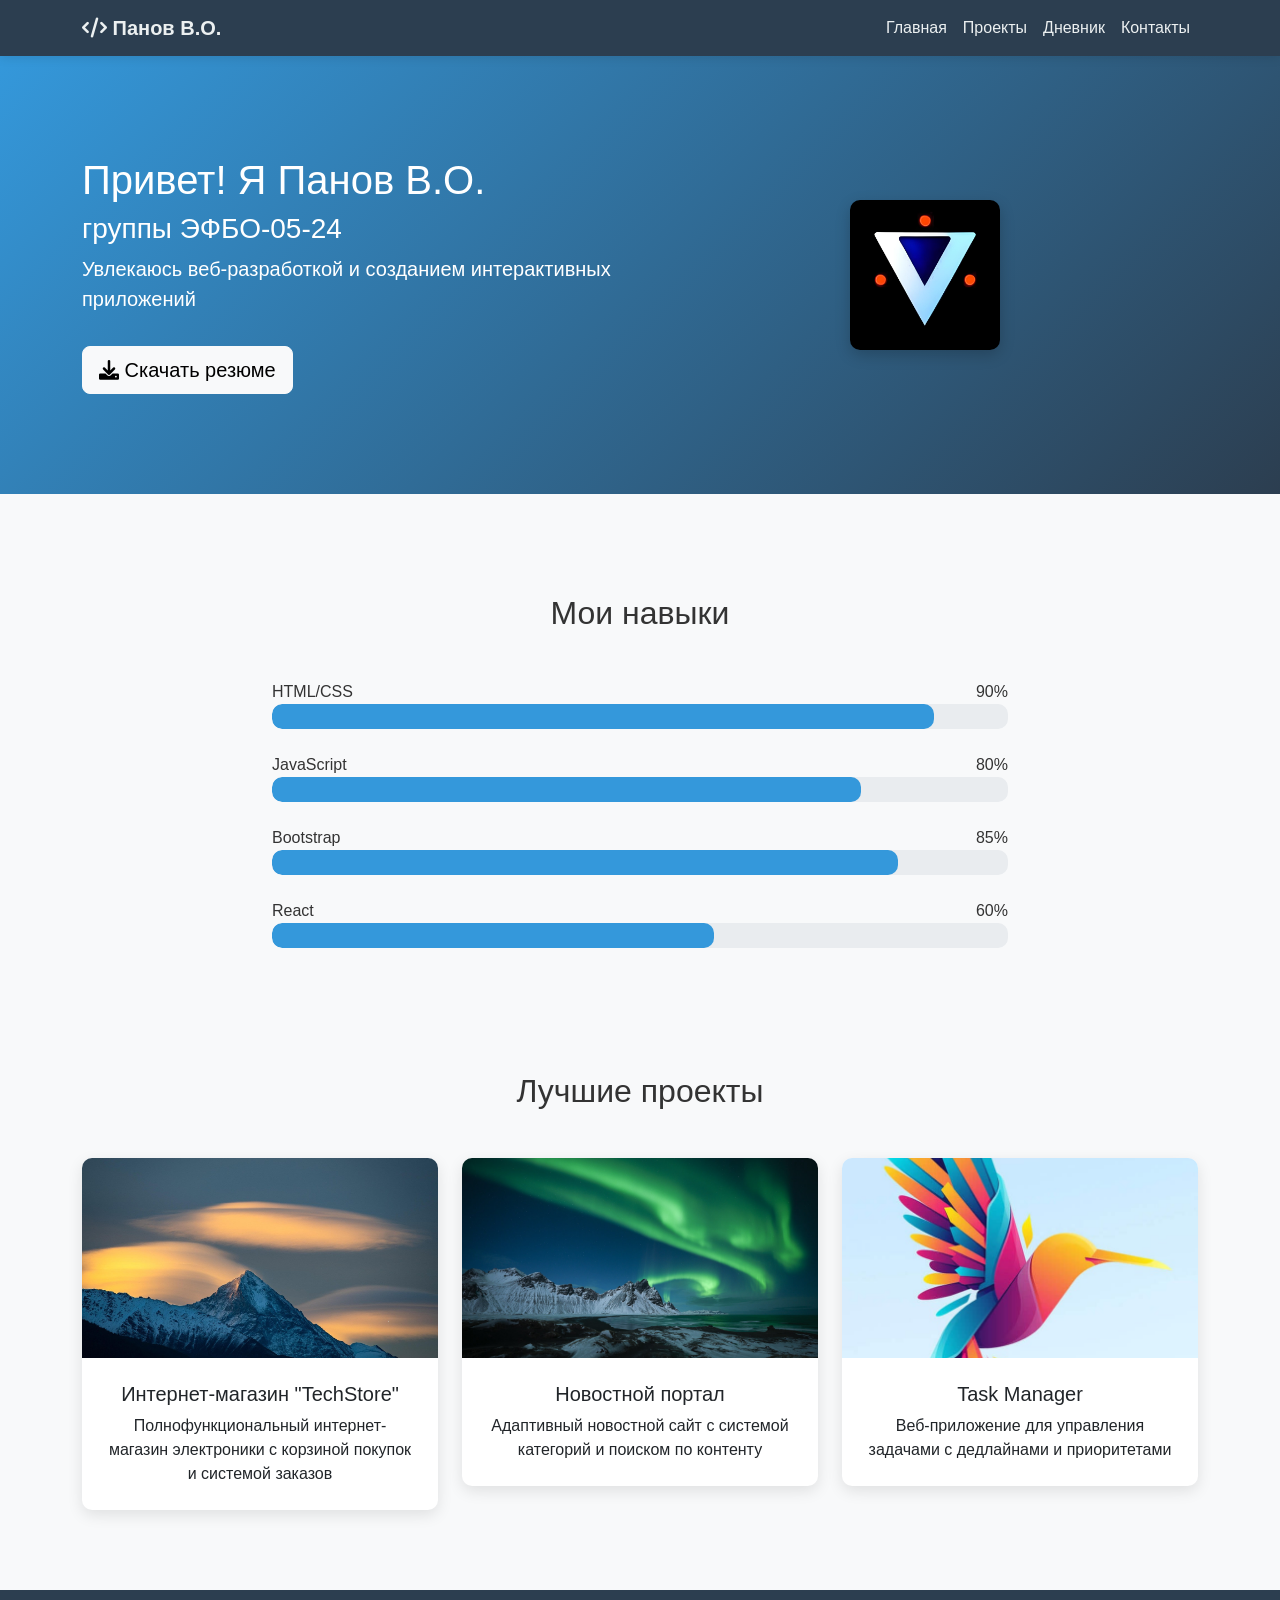
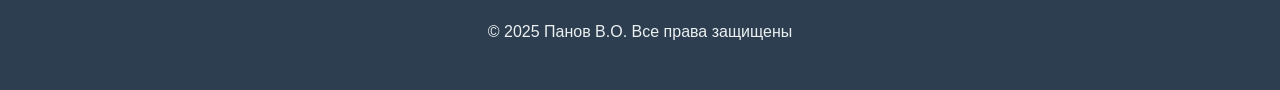
<file: index.html>
<!DOCTYPE html>
<html lang="ru">
<head>
    <meta charset="UTF-8">
    <meta name="viewport" content="width=device-width, initial-scale=1.0">
    <title>Портфолио студента</title>
    <link href="https://cdn.jsdelivr.net/npm/bootstrap@5.3.0-alpha1/dist/css/bootstrap.min.css" rel="stylesheet">
    <link rel="stylesheet" href="https://cdnjs.cloudflare.com/ajax/libs/font-awesome/6.0.0/css/all.min.css">
    <link rel="stylesheet" href="styles/styles.css">
</head>
<body>
    <!-- Навигация -->
    <nav class="navbar navbar-expand-lg navbar-dark sticky-top">
        <div class="container">
            <a class="navbar-brand" href="index.html">
                <i class="fas fa-code"></i> Панов В.О.
            </a>
            <button class="navbar-toggler" type="button" data-bs-toggle="collapse" data-bs-target="#navbarNav">
                <span class="navbar-toggler-icon"></span>
            </button>
            <div class="collapse navbar-collapse" id="navbarNav">
                <ul class="navbar-nav ms-auto">
                    <li class="nav-item">
                        <a class="nav-link active" href="index.html">Главная</a>
                    </li>
                    <li class="nav-item">
                        <a class="nav-link" href="pages/projects.html">Проекты</a>
                    </li>
                    <li class="nav-item">
                        <a class="nav-link" href="pages/diary.html">Дневник</a>
                    </li>
                    <li class="nav-item">
                        <a class="nav-link" href="pages/contacts.html">Контакты</a>
                    </li>
                </ul>
            </div>
        </div>
    </nav>

    <!-- Главная страница -->
    <div id="home-page" class="main-content">
        <!-- Герой секция -->
        <section class="hero-section">
            <div class="container">
                <div class="row align-items-center">
                    <div class="col-lg-6">
                        <h1>Привет! Я Панов В.О.</h1>
                        <h3>группы ЭФБО-05-24</h3>
                        <p class="lead">Увлекаюсь веб-разработкой и созданием интерактивных приложений</p>
                        <a href="assets/resume.pdf" class="btn btn-light btn-lg mt-3" download>
                            <i class="fas fa-download"></i> Скачать резюме
                        </a>
                    </div>
                    <div class="col-lg-6 text-center">
                        <img src="assets/image.png" alt="Фото студента" class="student-photo img-fluid" width="150px">
                    </div>
                </div>
            </div>
        </section>

        <!-- Навыки -->
        <section class="skills-section">
            <div class="container">
                <h2 class="text-center mb-5">Мои навыки</h2>
                <div class="row justify-content-center">
                    <div class="col-md-8">
                        <div class="skill-item mb-4">
                            <div class="d-flex justify-content-between">
                                <span>HTML/CSS</span>
                                <span>90%</span>
                            </div>
                            <div class="progress">
                                <div class="progress-bar" role="progressbar" style="width: 90%"></div>
                            </div>
                        </div>
                        <div class="skill-item mb-4">
                            <div class="d-flex justify-content-between">
                                <span>JavaScript</span>
                                <span>80%</span>
                            </div>
                            <div class="progress">
                                <div class="progress-bar" role="progressbar" style="width: 80%"></div>
                            </div>
                        </div>
                        <div class="skill-item mb-4">
                            <div class="d-flex justify-content-between">
                                <span>Bootstrap</span>
                                <span>85%</span>
                            </div>
                            <div class="progress">
                                <div class="progress-bar" role="progressbar" style="width: 85%"></div>
                            </div>
                        </div>
                        <div class="skill-item mb-4">
                            <div class="d-flex justify-content-between">
                                <span>React</span>
                                <span>60%</span>
                            </div>
                            <div class="progress">
                                <div class="progress-bar" role="progressbar" style="width: 60%"></div>
                            </div>
                        </div>
                    </div>
                </div>
            </div>
        </section>

        <!-- Лучшие проекты -->
        <section class="projects-section bg-light">
            <div class="container">
                <h2 class="text-center mb-5">Лучшие проекты</h2>
                <div class="row">
                    <div class="col-md-4">
                        <div class="card project-card">
                            <img src="assets/1-min.jpeg" class="card-img-top" alt="Интернет-магазин">
                            <div class="card-body text-center p-4">
                                <h5 class="card-title">Интернет-магазин "TechStore"</h5>
                                <p class="card-text">Полнофункциональный интернет-магазин электроники с корзиной покупок и системой заказов</p>
                            </div>
                        </div>
                    </div>
                    <div class="col-md-4">
                        <div class="card project-card">
                            <img src="assets/2-min.jpg" class="card-img-top" alt="Портал новостей">
                            <div class="card-body text-center p-4">
                                <h5 class="card-title">Новостной портал</h5>
                                <p class="card-text">Адаптивный новостной сайт с системой категорий и поиском по контенту</p>
                            </div>
                        </div>
                    </div>
                    <div class="col-md-4">
                        <div class="card project-card">
                            <img src="assets/3-min.jpg" class="card-img-top" alt="Приложение для задач">
                            <div class="card-body text-center p-4">
                                <h5 class="card-title">Task Manager</h5>
                                <p class="card-text">Веб-приложение для управления задачами с дедлайнами и приоритетами</p>
                            </div>
                        </div>
                    </div>
                </div>
            </div>
        </section>
    </div>

    <!-- Футер -->
    <footer>
        <div class="container text-center">
            <p>&copy; 2025 Панов В.О. Все права защищены</p>
        </div>
    </footer>

    <script src="https://cdn.jsdelivr.net/npm/bootstrap@5.3.0-alpha1/dist/js/bootstrap.bundle.min.js"></script>
</body>
</html>
</file>
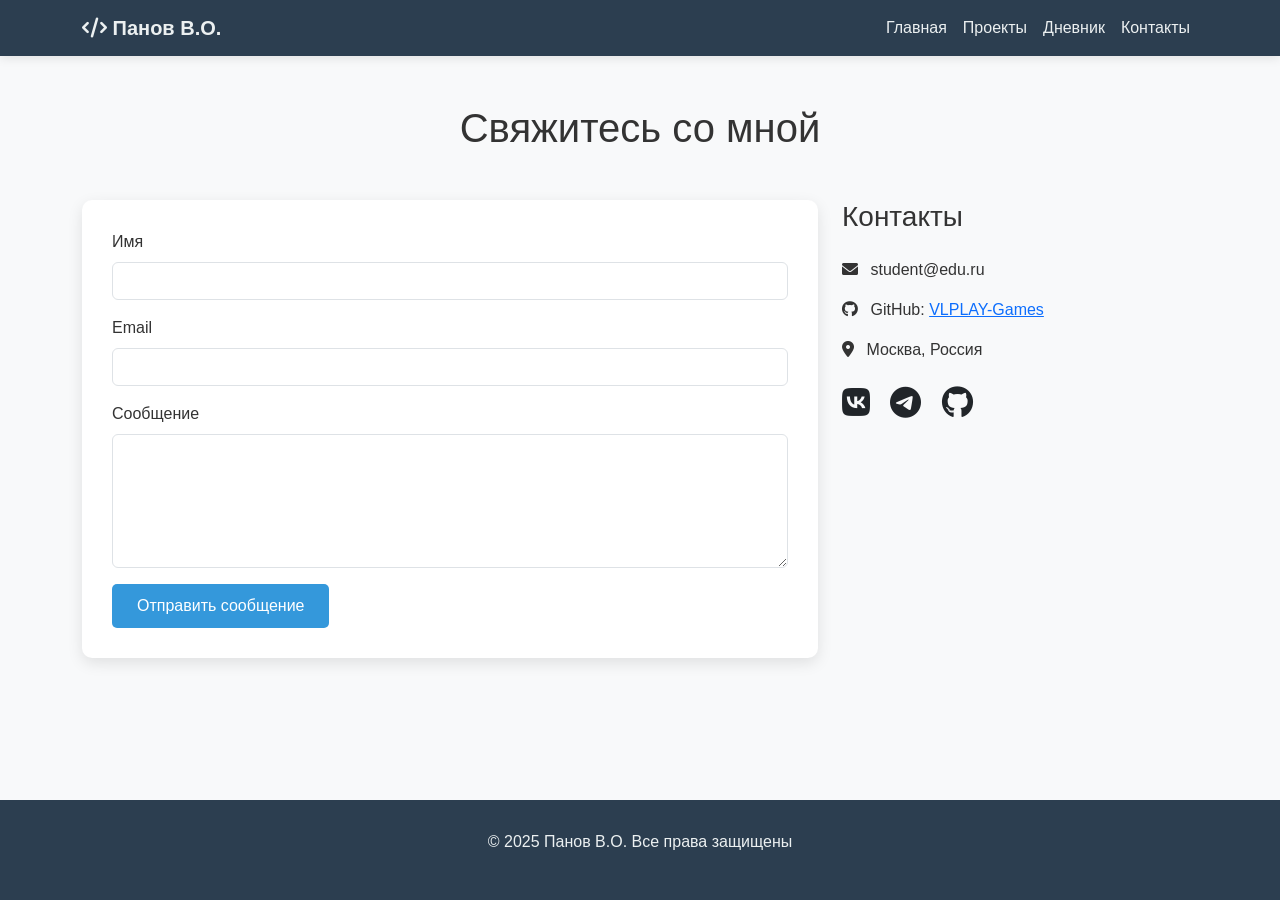
<file: pages/contacts.html>
<!DOCTYPE html>
<html lang="ru">
<head>
    <meta charset="UTF-8">
    <meta name="viewport" content="width=device-width, initial-scale=1.0">
    <title>Контакты - Портфолио студента</title>
    <link href="https://cdn.jsdelivr.net/npm/bootstrap@5.3.0-alpha1/dist/css/bootstrap.min.css" rel="stylesheet">
    <link rel="stylesheet" href="https://cdnjs.cloudflare.com/ajax/libs/font-awesome/6.0.0/css/all.min.css">
    <link rel="stylesheet" href="../styles/styles.css">
</head>
<body>
    <!-- Навигация -->
    <nav class="navbar navbar-expand-lg navbar-dark sticky-top">
        <div class="container">
            <a class="navbar-brand" href="../index.html">
                <i class="fas fa-code"></i> Панов В.О.
            </a>
            <button class="navbar-toggler" type="button" data-bs-toggle="collapse" data-bs-target="#navbarNav">
                <span class="navbar-toggler-icon"></span>
            </button>
            <div class="collapse navbar-collapse" id="navbarNav">
                <ul class="navbar-nav ms-auto">
                    <li class="nav-item">
                        <a class="nav-link" href="../index.html">Главная</a>
                    </li>
                    <li class="nav-item">
                        <a class="nav-link" href="projects.html">Проекты</a>
                    </li>
                    <li class="nav-item">
                        <a class="nav-link" href="diary.html">Дневник</a>
                    </li>
                    <li class="nav-item">
                        <a class="nav-link active" href="contacts.html">Контакты</a>
                    </li>
                </ul>
            </div>
        </div>
    </nav>

    <!-- Содержимое страницы контактов -->
    <div class="container my-5 main-content">
        <h1 class="text-center mb-5">Свяжитесь со мной</h1>
        
        <div class="row">
            <div class="col-lg-8 mb-5">
                <div class="contact-form">
                    <form id="contactForm">
                        <div class="mb-3">
                            <label for="name" class="form-label">Имя</label>
                            <input type="text" class="form-control" id="name" required>
                        </div>
                        <div class="mb-3">
                            <label for="email" class="form-label">Email</label>
                            <input type="email" class="form-control" id="email" required>
                        </div>
                        <div class="mb-3">
                            <label for="message" class="form-label">Сообщение</label>
                            <textarea class="form-control" id="message" rows="5" required></textarea>
                        </div>
                        <button type="submit" class="btn btn-primary">Отправить сообщение</button>
                    </form>
                </div>
            </div>
            
            <div class="col-lg-4">
                <h3 class="mb-4">Контакты</h3>
                
                <div class="mb-4">
                    <p><i class="fas fa-envelope me-2"></i> student@edu.ru</p>
                    <p><i class="fab fa-github me-2"></i> GitHub: <a href="https://github.com/VLPLAY-Games" target="_blank">VLPLAY-Games</a></p>
                    <p><i class="fas fa-map-marker-alt me-2"></i> Москва, Россия</p>
                </div>
                
                <div class="social-links">
                    <a href="#" class="me-3 text-dark"><i class="fab fa-vk fa-2x"></i></a>
                    <a href="#" class="me-3 text-dark"><i class="fab fa-telegram fa-2x"></i></a>
                    <a href="https://github.com/VLPLAY-Games" class="me-3 text-dark" target="_blank"><i class="fab fa-github fa-2x"></i></a>
                </div>
            </div>
        </div>
    </div>

    <!-- Футер -->
    <footer>
        <div class="container text-center">
            <p>&copy; 2025 Панов В.О. Все права защищены</p>
        </div>
    </footer>

    <script src="https://cdn.jsdelivr.net/npm/bootstrap@5.3.0-alpha1/dist/js/bootstrap.bundle.min.js"></script>
    <script>
        document.getElementById('contactForm').addEventListener('submit', function(e) {
            e.preventDefault();
            alert('Сообщение отправлено!');
            this.reset();
        });
    </script>
</body>
</html>
</file>
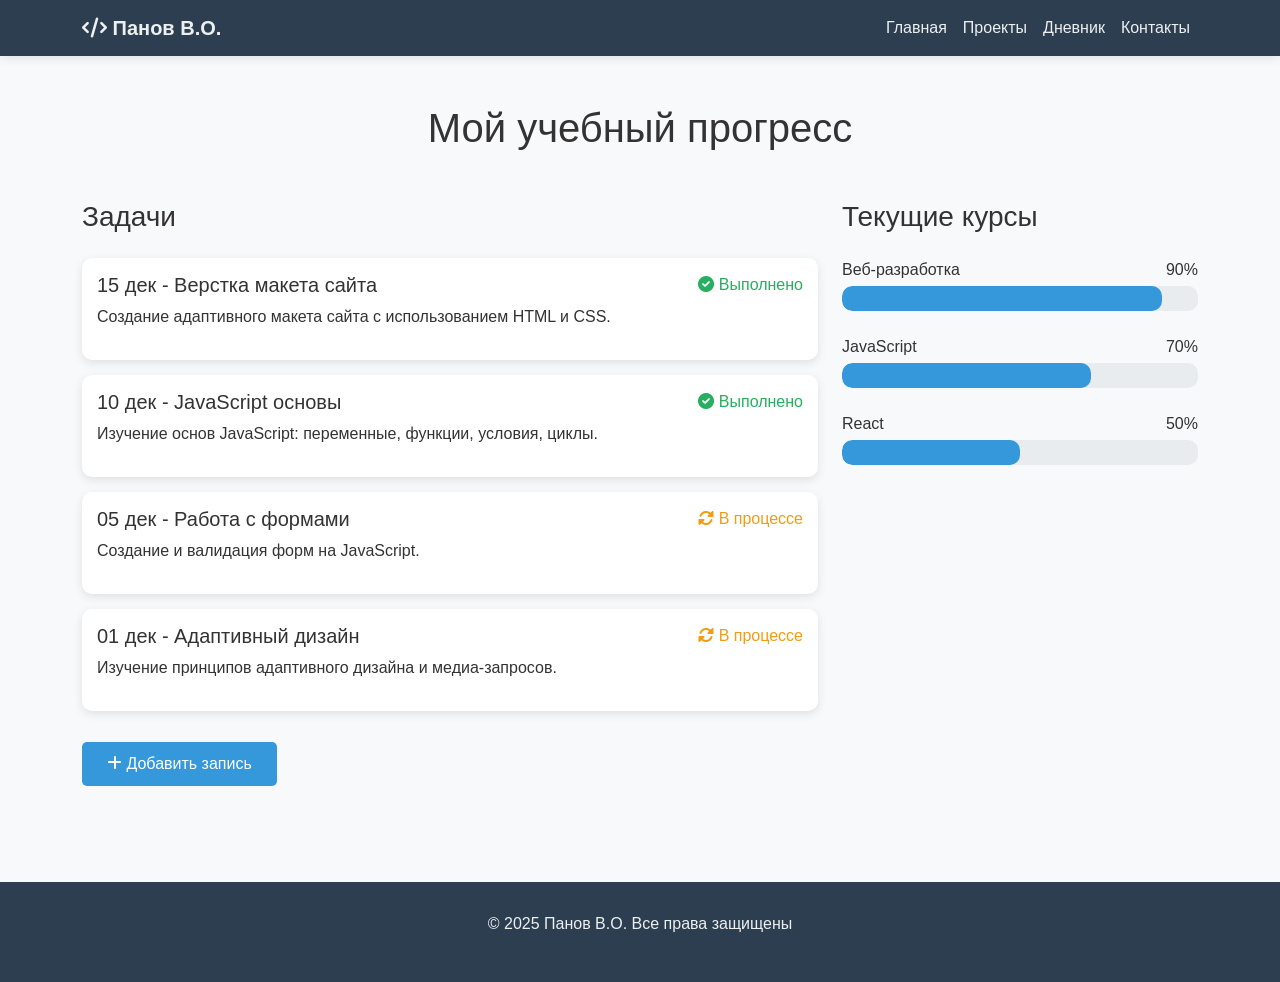
<file: pages/diary.html>
<!DOCTYPE html>
<html lang="ru">
<head>
    <meta charset="UTF-8">
    <meta name="viewport" content="width=device-width, initial-scale=1.0">
    <title>Дневник - Портфолио студента</title>
    <link href="https://cdn.jsdelivr.net/npm/bootstrap@5.3.0-alpha1/dist/css/bootstrap.min.css" rel="stylesheet">
    <link rel="stylesheet" href="https://cdnjs.cloudflare.com/ajax/libs/font-awesome/6.0.0/css/all.min.css">
    <link rel="stylesheet" href="../styles/styles.css">
</head>
<body>
    <!-- Навигация -->
    <nav class="navbar navbar-expand-lg navbar-dark sticky-top">
        <div class="container">
            <a class="navbar-brand" href="../index.html">
                <i class="fas fa-code"></i> Панов В.О.
            </a>
            <button class="navbar-toggler" type="button" data-bs-toggle="collapse" data-bs-target="#navbarNav">
                <span class="navbar-toggler-icon"></span>
            </button>
            <div class="collapse navbar-collapse" id="navbarNav">
                <ul class="navbar-nav ms-auto">
                    <li class="nav-item">
                        <a class="nav-link" href="../index.html">Главная</a>
                    </li>
                    <li class="nav-item">
                        <a class="nav-link" href="projects.html">Проекты</a>
                    </li>
                    <li class="nav-item">
                        <a class="nav-link active" href="diary.html">Дневник</a>
                    </li>
                    <li class="nav-item">
                        <a class="nav-link" href="contacts.html">Контакты</a>
                    </li>
                </ul>
            </div>
        </div>
    </nav>

    <!-- Содержимое страницы дневника -->
    <div class="container my-5 main-content">
        <h1 class="text-center mb-5">Мой учебный прогресс</h1>
        
        <div class="row">
            <div class="col-lg-8 mb-5">
                <h3 class="mb-4">Задачи</h3>
                
                <div class="diary-item">
                    <div class="d-flex justify-content-between">
                        <h5>15 дек - Верстка макета сайта</h5>
                        <span class="status-completed"><i class="fas fa-check-circle"></i> Выполнено</span>
                    </div>
                    <p>Создание адаптивного макета сайта с использованием HTML и CSS.</p>
                </div>
                
                <div class="diary-item">
                    <div class="d-flex justify-content-between">
                        <h5>10 дек - JavaScript основы</h5>
                        <span class="status-completed"><i class="fas fa-check-circle"></i> Выполнено</span>
                    </div>
                    <p>Изучение основ JavaScript: переменные, функции, условия, циклы.</p>
                </div>
                
                <div class="diary-item">
                    <div class="d-flex justify-content-between">
                        <h5>05 дек - Работа с формами</h5>
                        <span class="status-in-progress"><i class="fas fa-sync-alt"></i> В процессе</span>
                    </div>
                    <p>Создание и валидация форм на JavaScript.</p>
                </div>
                
                <div class="diary-item">
                    <div class="d-flex justify-content-between">
                        <h5>01 дек - Адаптивный дизайн</h5>
                        <span class="status-in-progress"><i class="fas fa-sync-alt"></i> В процессе</span>
                    </div>
                    <p>Изучение принципов адаптивного дизайна и медиа-запросов.</p>
                </div>
                
                <button class="btn btn-primary mt-3" data-bs-toggle="modal" data-bs-target="#addEntryModal">
                    <i class="fas fa-plus"></i> Добавить запись
                </button>
            </div>
            
            <div class="col-lg-4">
                <h3 class="mb-4">Текущие курсы</h3>
                
                <div class="mb-4">
                    <div class="d-flex justify-content-between mb-1">
                        <span>Веб-разработка</span>
                        <span>90%</span>
                    </div>
                    <div class="progress">
                        <div class="progress-bar" role="progressbar" style="width: 90%"></div>
                    </div>
                </div>
                
                <div class="mb-4">
                    <div class="d-flex justify-content-between mb-1">
                        <span>JavaScript</span>
                        <span>70%</span>
                    </div>
                    <div class="progress">
                        <div class="progress-bar" role="progressbar" style="width: 70%"></div>
                    </div>
                </div>
                
                <div class="mb-4">
                    <div class="d-flex justify-content-between mb-1">
                        <span>React</span>
                        <span>50%</span>
                    </div>
                    <div class="progress">
                        <div class="progress-bar" role="progressbar" style="width: 50%"></div>
                    </div>
                </div>
            </div>
        </div>
    </div>

    <!-- Модальное окно для добавления записи -->
    <div class="modal fade" id="addEntryModal" tabindex="-1">
        <div class="modal-dialog">
            <div class="modal-content">
                <div class="modal-header">
                    <h5 class="modal-title">Добавить новую запись</h5>
                    <button type="button" class="btn-close" data-bs-dismiss="modal"></button>
                </div>
                <div class="modal-body">
                    <form id="addEntryForm">
                        <div class="mb-3">
                            <label for="entryDate" class="form-label">Дата</label>
                            <input type="date" class="form-control" id="entryDate" required>
                        </div>
                        <div class="mb-3">
                            <label for="entryTitle" class="form-label">Заголовок</label>
                            <input type="text" class="form-control" id="entryTitle" required>
                        </div>
                        <div class="mb-3">
                            <label for="entryDescription" class="form-label">Описание</label>
                            <textarea class="form-control" id="entryDescription" rows="3" required></textarea>
                        </div>
                        <div class="mb-3">
                            <label for="entryStatus" class="form-label">Статус</label>
                            <select class="form-select" id="entryStatus" required>
                                <option value="">Выберите статус</option>
                                <option value="completed">Выполнено</option>
                                <option value="in-progress">В процессе</option>
                            </select>
                        </div>
                    </form>
                </div>
                <div class="modal-footer">
                    <button type="button" class="btn btn-secondary" data-bs-dismiss="modal">Отмена</button>
                    <button type="button" class="btn btn-primary" onclick="addEntry()">Добавить</button>
                </div>
            </div>
        </div>
    </div>

    <!-- Футер -->
    <footer>
        <div class="container text-center">
            <p>&copy; 2025 Панов В.О. Все права защищены</p>
        </div>
    </footer>

    <script src="https://cdn.jsdelivr.net/npm/bootstrap@5.3.0-alpha1/dist/js/bootstrap.bundle.min.js"></script>
    <script>
        function addEntry() {
            const form = document.getElementById('addEntryForm');
            
            if (!form.checkValidity()) {
                form.reportValidity();
                return;
            }
            
            const date = document.getElementById('entryDate').value;
            const title = document.getElementById('entryTitle').value;
            const description = document.getElementById('entryDescription').value;
            const status = document.getElementById('entryStatus').value;
            
            // В реальном приложении здесь был бы AJAX-запрос к серверу
            console.log('Новая запись:', { date, title, description, status });
            
            // Показываем уведомление об успешном добавлении
            alert('Запись успешно добавлена!');
            
            // Закрываем модальное окно
            const modal = bootstrap.Modal.getInstance(document.getElementById('addEntryModal'));
            modal.hide();
            
            // Очищаем форму
            form.reset();
        }
    </script>
</body>
</html>
</file>
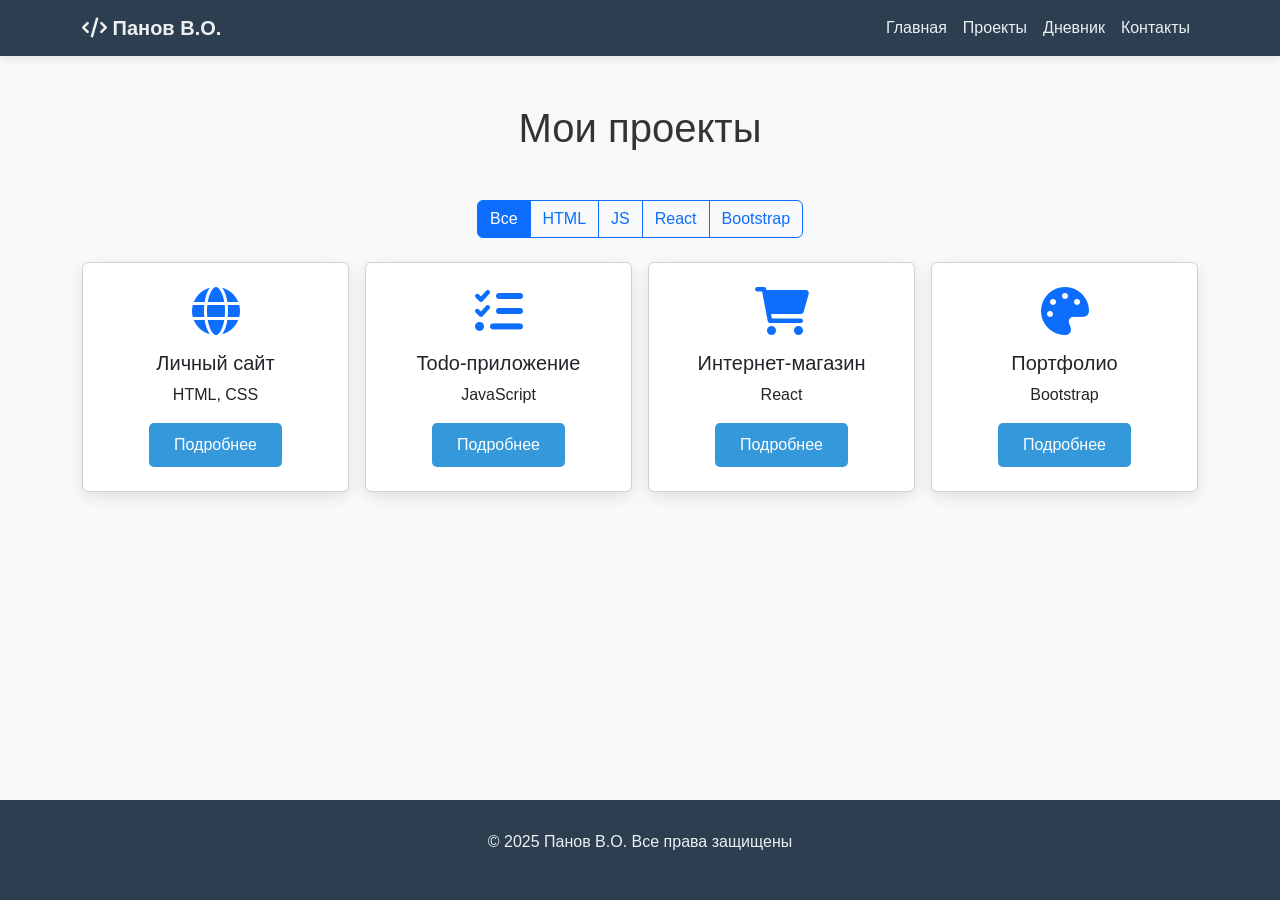
<file: pages/projects.html>
<!DOCTYPE html>
<html lang="ru">
<head>
    <meta charset="UTF-8">
    <meta name="viewport" content="width=device-width, initial-scale=1.0">
    <title>Проекты - Портфолио студента</title>
    <link href="https://cdn.jsdelivr.net/npm/bootstrap@5.3.0-alpha1/dist/css/bootstrap.min.css" rel="stylesheet">
    <link rel="stylesheet" href="https://cdnjs.cloudflare.com/ajax/libs/font-awesome/6.0.0/css/all.min.css">
    <link rel="stylesheet" href="../styles/styles.css">
    <style>
        .project-card {
            transition: all 0.3s ease;
        }
        .project-card.hidden {
            display: none !important;
        }
        /* Гарантируем правильное расположение элементов в сетке */
        .projects-container {
            display: grid;
            grid-template-columns: repeat(auto-fill, minmax(250px, 1fr));
            gap: 1rem;
        }
        @media (min-width: 768px) {
            .projects-container {
                grid-template-columns: repeat(2, 1fr);
            }
        }
        @media (min-width: 992px) {
            .projects-container {
                grid-template-columns: repeat(4, 1fr);
            }
        }
    </style>
</head>
<body>
    <!-- Навигация -->
    <nav class="navbar navbar-expand-lg navbar-dark sticky-top">
        <div class="container">
            <a class="navbar-brand" href="../index.html">
                <i class="fas fa-code"></i> Панов В.О.
            </a>
            <button class="navbar-toggler" type="button" data-bs-toggle="collapse" data-bs-target="#navbarNav">
                <span class="navbar-toggler-icon"></span>
            </button>
            <div class="collapse navbar-collapse" id="navbarNav">
                <ul class="navbar-nav ms-auto">
                    <li class="nav-item">
                        <a class="nav-link" href="../index.html">Главная</a>
                    </li>
                    <li class="nav-item">
                        <a class="nav-link active" href="projects.html">Проекты</a>
                    </li>
                    <li class="nav-item">
                        <a class="nav-link" href="diary.html">Дневник</a>
                    </li>
                    <li class="nav-item">
                        <a class="nav-link" href="contacts.html">Контакты</a>
                    </li>
                </ul>
            </div>
        </div>
    </nav>

    <!-- Содержимое страницы проектов -->
    <div class="container my-5 main-content">
        <h1 class="text-center mb-5">Мои проекты</h1>
        
        <div class="text-center mb-4">
            <div class="btn-group" role="group">
                <button type="button" class="btn btn-outline-primary active filter-btn" data-filter="all">Все</button>
                <button type="button" class="btn btn-outline-primary filter-btn" data-filter="html">HTML</button>
                <button type="button" class="btn btn-outline-primary filter-btn" data-filter="js">JS</button>
                <button type="button" class="btn btn-outline-primary filter-btn" data-filter="react">React</button>
                <button type="button" class="btn btn-outline-primary filter-btn" data-filter="bootstrap">Bootstrap</button>
            </div>
        </div>
        
        <div class="projects-container">
            <div class="project-card" data-category="html">
                <div class="card h-100">
                    <div class="card-body text-center p-4">
                        <i class="fas fa-globe fa-3x mb-3 text-primary"></i>
                        <h5 class="card-title">Личный сайт</h5>
                        <p class="card-text">HTML, CSS</p>
                        <button class="btn btn-primary" data-bs-toggle="modal" data-bs-target="#projectModal1">Подробнее</button>
                    </div>
                </div>
            </div>
            <div class="project-card" data-category="js">
                <div class="card h-100">
                    <div class="card-body text-center p-4">
                        <i class="fas fa-tasks fa-3x mb-3 text-primary"></i>
                        <h5 class="card-title">Todo-приложение</h5>
                        <p class="card-text">JavaScript</p>
                        <button class="btn btn-primary" data-bs-toggle="modal" data-bs-target="#projectModal2">Подробнее</button>
                    </div>
                </div>
            </div>
            <div class="project-card" data-category="react">
                <div class="card h-100">
                    <div class="card-body text-center p-4">
                        <i class="fas fa-shopping-cart fa-3x mb-3 text-primary"></i>
                        <h5 class="card-title">Интернет-магазин</h5>
                        <p class="card-text">React</p>
                        <button class="btn btn-primary" data-bs-toggle="modal" data-bs-target="#projectModal3">Подробнее</button>
                    </div>
                </div>
            </div>
            <div class="project-card" data-category="bootstrap">
                <div class="card h-100">
                    <div class="card-body text-center p-4">
                        <i class="fas fa-palette fa-3x mb-3 text-primary"></i>
                        <h5 class="card-title">Портфолио</h5>
                        <p class="card-text">Bootstrap</p>
                        <button class="btn btn-primary" data-bs-toggle="modal" data-bs-target="#projectModal4">Подробнее</button>
                    </div>
                </div>
            </div>
        </div>
    </div>

    <!-- Модальные окна для проектов -->
    <div class="modal fade" id="projectModal1" tabindex="-1">
        <div class="modal-dialog modal-lg">
            <div class="modal-content">
                <div class="modal-header">
                    <h5 class="modal-title">Личный сайт</h5>
                    <button type="button" class="btn-close" data-bs-dismiss="modal"></button>
                </div>
                <div class="modal-body">
                    <p>Полное описание проекта: создание личного сайта с использованием HTML и CSS.</p>
                    <p><strong>Технологии:</strong> HTML5, CSS3, JavaScript</p>
                    <p><strong>Ссылки:</strong> 
                        <a href="#" class="btn btn-sm btn-outline-primary">Живая версия</a>
                        <a href="#" class="btn btn-sm btn-outline-primary">Исходный код</a>
                    </p>
                </div>
            </div>
        </div>
    </div>

    <div class="modal fade" id="projectModal2" tabindex="-1">
        <div class="modal-dialog modal-lg">
            <div class="modal-content">
                <div class="modal-header">
                    <h5 class="modal-title">Todo-приложение</h5>
                    <button type="button" class="btn-close" data-bs-dismiss="modal"></button>
                </div>
                <div class="modal-body">
                    <p>Приложение для управления задачами с возможностью добавления, удаления и отметки выполненных задач.</p>
                    <p><strong>Технологии:</strong> JavaScript, Local Storage, Bootstrap</p>
                    <p><strong>Ссылки:</strong> 
                        <a href="#" class="btn btn-sm btn-outline-primary">Живая версия</a>
                        <a href="#" class="btn btn-sm btn-outline-primary">Исходный код</a>
                    </p>
                </div>
            </div>
        </div>
    </div>

    <div class="modal fade" id="projectModal3" tabindex="-1">
        <div class="modal-dialog modal-lg">
            <div class="modal-content">
                <div class="modal-header">
                    <h5 class="modal-title">Интернет-магазин</h5>
                    <button type="button" class="btn-close" data-bs-dismiss="modal"></button>
                </div>
                <div class="modal-body">
                    <p>Полнофункциональный интернет-магазин с корзиной покупок, системой фильтрации и оформлением заказов.</p>
                    <p><strong>Технологии:</strong> React, Node.js, MongoDB</p>
                    <p><strong>Ссылки:</strong> 
                        <a href="#" class="btn btn-sm btn-outline-primary">Живая версия</a>
                        <a href="#" class="btn btn-sm btn-outline-primary">Исходный код</a>
                    </p>
                </div>
            </div>
        </div>
    </div>

    <div class="modal fade" id="projectModal4" tabindex="-1">
        <div class="modal-dialog modal-lg">
            <div class="modal-content">
                <div class="modal-header">
                    <h5 class="modal-title">Портфолио</h5>
                    <button type="button" class="btn-close" data-bs-dismiss="modal"></button>
                </div>
                <div class="modal-body">
                    <p>Современное адаптивное портфолио с анимациями и интерактивными элементами.</p>
                    <p><strong>Технологии:</strong> Bootstrap, JavaScript, CSS3</p>
                    <p><strong>Ссылки:</strong> 
                        <a href="#" class="btn btn-sm btn-outline-primary">Живая версия</a>
                        <a href="#" class="btn btn-sm btn-outline-primary">Исходный код</a>
                    </p>
                </div>
            </div>
        </div>
    </div>

    <!-- Футер -->
    <footer>
        <div class="container text-center">
            <p>&copy; 2025 Панов В.О. Все права защищены</p>
        </div>
    </footer>

    <script src="https://cdn.jsdelivr.net/npm/bootstrap@5.3.0-alpha1/dist/js/bootstrap.bundle.min.js"></script>
    <script>
        document.addEventListener('DOMContentLoaded', function() {
            const filterButtons = document.querySelectorAll('.filter-btn');
            const projectCards = document.querySelectorAll('.project-card');
            
            filterButtons.forEach(button => {
                button.addEventListener('click', function() {
                    // Удаляем активный класс у всех кнопок
                    filterButtons.forEach(btn => btn.classList.remove('active'));
                    // Добавляем активный класс текущей кнопке
                    this.classList.add('active');
                    
                    const filterValue = this.getAttribute('data-filter');
                    
                    // Сначала показываем все карточки
                    projectCards.forEach(card => {
                        card.classList.remove('hidden');
                    });
                    
                    // Если выбран не "Все", то скрываем ненужные
                    if (filterValue !== 'all') {
                        projectCards.forEach(card => {
                            if (card.getAttribute('data-category') !== filterValue) {
                                card.classList.add('hidden');
                            }
                        });
                    }
                    
                    // Перестраиваем порядок отображения
                    rearrangeProjects();
                });
            });
            
            function rearrangeProjects() {
                const container = document.querySelector('.projects-container');
                const visibleProjects = Array.from(projectCards).filter(card => !card.classList.contains('hidden'));
                
                // Очищаем контейнер
                container.innerHTML = '';
                
                // Добавляем видимые проекты в начало
                visibleProjects.forEach(project => {
                    container.appendChild(project);
                });
            }
        });
    </script>
</body>
</html>
</file>
<file: styles/styles.css>
/* Дополнительные стили для проекта */

:root {
    --primary-color: #3498db;
    --secondary-color: #2c3e50;
    --accent-color: #e74c3c;
    --light-color: #ecf0f1;
    --dark-color: #34495e;
}

body {
    font-family: 'Segoe UI', Tahoma, Geneva, Verdana, sans-serif;
    color: #333;
    background-color: #f8f9fa;
}

.navbar {
    background-color: var(--secondary-color);
    box-shadow: 0 2px 10px rgba(0,0,0,0.1);
}

.navbar-brand {
    font-weight: bold;
    color: var(--light-color) !important;
}

.nav-link {
    color: var(--light-color) !important;
    transition: color 0.3s;
}

.nav-link:hover {
    color: var(--primary-color) !important;
}

.hero-section {
    background: linear-gradient(135deg, var(--primary-color), var(--secondary-color));
    color: white;
    padding: 100px 0;
    margin-bottom: 50px;
}

.skills-section, .projects-section {
    padding: 50px 0;
}

.progress {
    height: 25px;
    margin-bottom: 15px;
    border-radius: 10px;
}

.progress-bar {
    background-color: var(--primary-color);
    border-radius: 10px;
}

.project-card {
    border: none;
    border-radius: 10px;
    box-shadow: 0 5px 15px rgba(0,0,0,0.1);
    transition: transform 0.3s;
    margin-bottom: 30px;
}

.project-card:hover {
    transform: translateY(-10px);
}

.diary-item {
    background-color: white;
    border-radius: 10px;
    padding: 15px;
    margin-bottom: 15px;
    box-shadow: 0 3px 10px rgba(0,0,0,0.1);
}

.status-completed {
    color: #27ae60;
}

.status-in-progress {
    color: #f39c12;
}

footer {
    background-color: var(--secondary-color);
    color: var(--light-color);
    padding: 30px 0;
    margin-top: 50px;
}

.contact-form {
    background-color: white;
    border-radius: 10px;
    padding: 30px;
    box-shadow: 0 5px 15px rgba(0,0,0,0.1);
}

.btn-primary {
    background-color: var(--primary-color);
    border: none;
    padding: 10px 25px;
    border-radius: 5px;
}

.btn-primary:hover {
    background-color: #2980b9;
}

.student-photo {
    border-radius: 10px;
    box-shadow: 0 5px 15px rgba(0,0,0,0.2);
    max-width: 100%;
}

/* Дополнительные стили для проекта */

:root {
    --primary-color: #3498db;
    --secondary-color: #2c3e50;
    --accent-color: #e74c3c;
    --light-color: #ecf0f1;
    --dark-color: #34495e;
}

body {
    font-family: 'Segoe UI', Tahoma, Geneva, Verdana, sans-serif;
    color: #333;
    background-color: #f8f9fa;
    display: flex;
    flex-direction: column;
    min-height: 100vh;
}

.main-content {
    flex: 1;
}

.navbar {
    background-color: var(--secondary-color);
    box-shadow: 0 2px 10px rgba(0,0,0,0.1);
}

.navbar-brand {
    font-weight: bold;
    color: var(--light-color) !important;
}

.nav-link {
    color: var(--light-color) !important;
    transition: color 0.3s;
}

.nav-link:hover {
    color: var(--primary-color) !important;
}

.hero-section {
    background: linear-gradient(135deg, var(--primary-color), var(--secondary-color));
    color: white;
    padding: 100px 0;
    margin-bottom: 50px;
}

.skills-section, .projects-section {
    padding: 50px 0;
}

.progress {
    height: 25px;
    margin-bottom: 15px;
    border-radius: 10px;
}

.progress-bar {
    background-color: var(--primary-color);
    border-radius: 10px;
}

.project-card {
    border: none;
    border-radius: 10px;
    box-shadow: 0 5px 15px rgba(0,0,0,0.1);
    transition: transform 0.3s;
    margin-bottom: 30px;
}

.project-card:hover {
    transform: translateY(-10px);
}

.diary-item {
    background-color: white;
    border-radius: 10px;
    padding: 15px;
    margin-bottom: 15px;
    box-shadow: 0 3px 10px rgba(0,0,0,0.1);
}

.status-completed {
    color: #27ae60;
}

.status-in-progress {
    color: #f39c12;
}

footer {
    background-color: var(--secondary-color);
    color: var(--light-color);
    padding: 30px 0;
    margin-top: auto;
}

.contact-form {
    background-color: white;
    border-radius: 10px;
    padding: 30px;
    box-shadow: 0 5px 15px rgba(0,0,0,0.1);
}

.btn-primary {
    background-color: var(--primary-color);
    border: none;
    padding: 10px 25px;
    border-radius: 5px;
}

.btn-primary:hover {
    background-color: #2980b9;
}

.student-photo {
    border-radius: 10px;
    box-shadow: 0 5px 15px rgba(0,0,0,0.2);
    max-width: 100%;
}

.project-card img {
    border-radius: 10px 10px 0 0;
    height: 200px;
    object-fit: cover;
}

.social-links a {
    text-decoration: none;
    transition: color 0.3s;
}

.social-links a:hover {
    color: var(--primary-color) !important;
}
</file>
